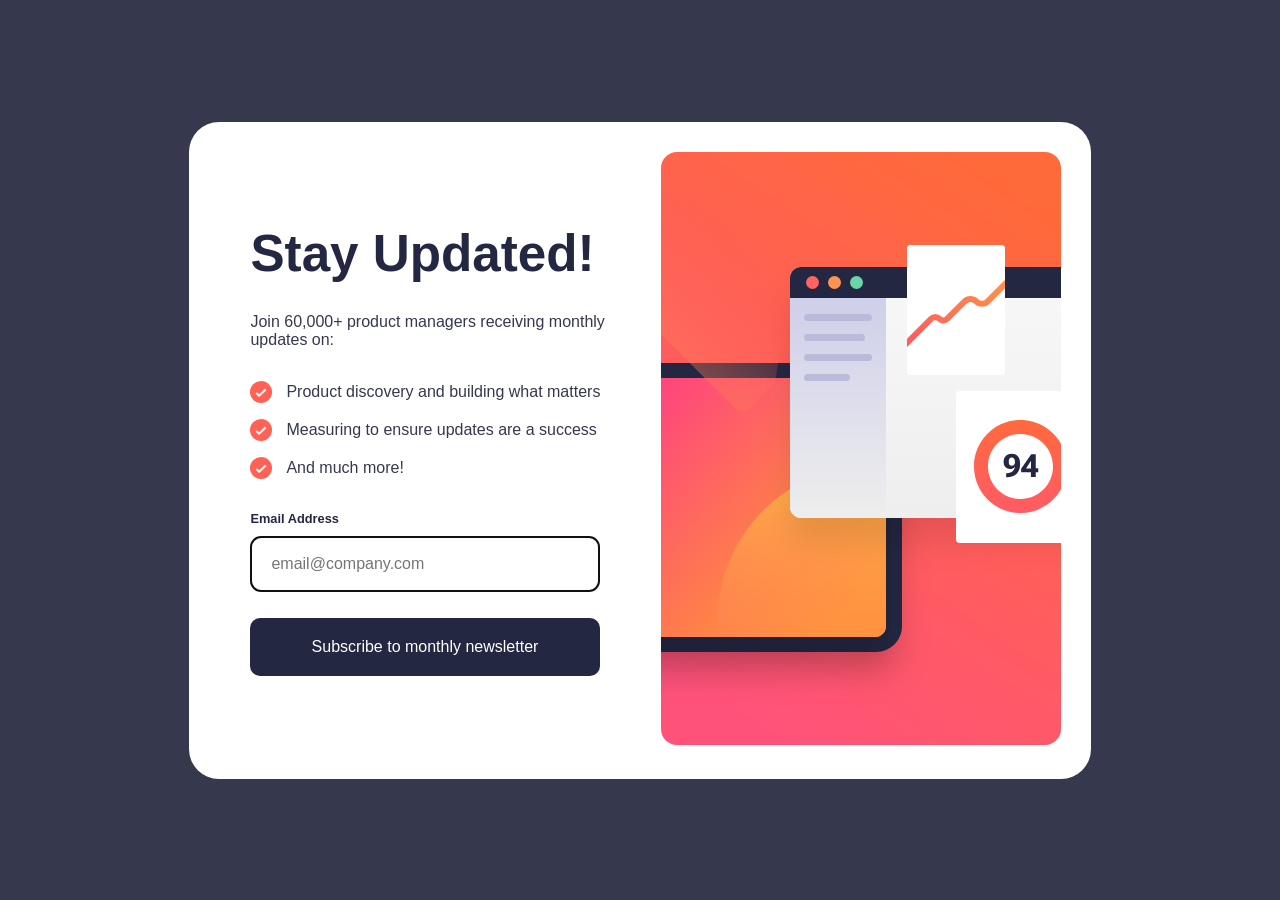
<file: proj-final-newsletter/index.html>
<!DOCTYPE html>
<html lang="en">
<head>
    <meta charset="UTF-8">
    <title>Newsletter Registration</title>
    <link rel="stylesheet" href="./assets/css/stylesheet.css">
</head>
<body>
    <div class="container">
        <div class="infos">
            <h1>Stay Updated!</h1>
            <p>Join 60,000+ product managers receiving monthly updates on:</p>
            <ul>
                <li>Product discovery and building what matters</li>
                <li>Measuring to ensure updates are a success</li>
                <li>And much more!</li>
            </ul>
            <form action="#">
                <label for="user-email">Email Address</label>
                <input type="email" class="email-field" id="user-email" placeholder="email@company.com" required autofocus>
                <input type="submit" value="Subscribe to monthly newsletter" class="subscribe-btn">
            </form>
        </div>
        <div class="aside-image">
            <img src="./assets/images/illustration-sign-up-desktop.svg" alt="Ilustracao decorativa">
        </div>
    </div>
</body>
</html>
</file>
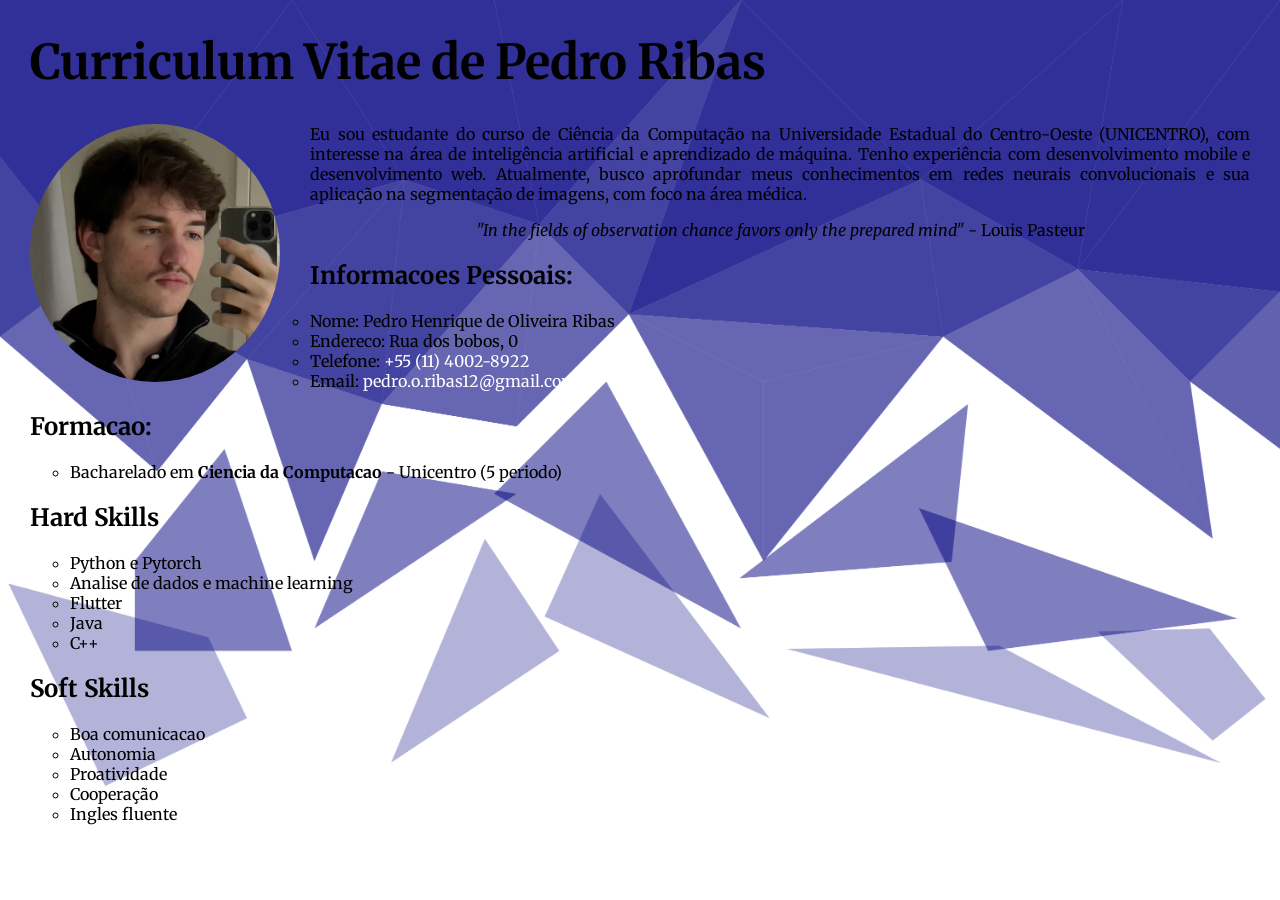
<file: curriculum-com-css-imagens/html/index.html>
<!DOCTYPE html>
<html lang="en">
    <head>
        <meta charset="UTF-8">
        <meta name="viewport" content="width=device-width, initial-scale=1.0">
        <title>Pedro Ribas - Curriculum Vitae</title>
        <link rel="stylesheet" href="/curriculum-com-css-imagens/assets/css/stylesheet.css">
    </head>
    <body>
        <h1>Curriculum Vitae de Pedro Ribas</h1>
        <img src="../assets/imgs/user.png" alt="Foto do Pedro" id="profile-pic">
        <p id="biografia">Eu sou estudante do curso de Ciência da Computação na Universidade Estadual do Centro-Oeste (UNICENTRO), com interesse na área de inteligência artificial e aprendizado de máquina. Tenho experiência com desenvolvimento mobile e desenvolvimento web. Atualmente, busco aprofundar meus conhecimentos em redes neurais convolucionais e sua aplicação na segmentação de imagens, com foco na área médica.</p>
        <p id="frase-coach"><em>"In the fields of observation chance favors only the prepared mind"</em> - Louis Pasteur</p>
        
        <h2>Informacoes Pessoais:</h2>
        <ul>
            <li>Nome: Pedro Henrique de Oliveira Ribas</li>
            <li>Endereco: Rua dos bobos, 0</li>
            <li>Telefone: <a href="tel:+551140028922" class="contato">+55 (11) 4002-8922</a></li>
            <li>Email: <a href="mailto:pedro.o.ribas12@gmail.com" class="contato">pedro.o.ribas12@gmail.com</a></li>
        </ul>
        
        <h2>Formacao:</h2>
        <ul>
            <li>Bacharelado em <strong>Ciencia da Computacao</strong> - Unicentro (5 periodo)</li>
        </ul>
        
        <h2>Hard Skills</h2>
        <ul>
            <li>Python e Pytorch</li>
            <li>Analise de dados e machine learning</li>
            <li>Flutter</li>
            <li>Java</li>
            <li>C++</li>
        </ul>

        <h2>Soft Skills</h2>
        <ul>
            <li>Boa comunicacao</li>
            <li>Autonomia</li>
            <li>Proatividade</li>
            <li>Cooperação</li>
            <li>Ingles fluente</li>
        </ul>
    </body>
</html>
</file>
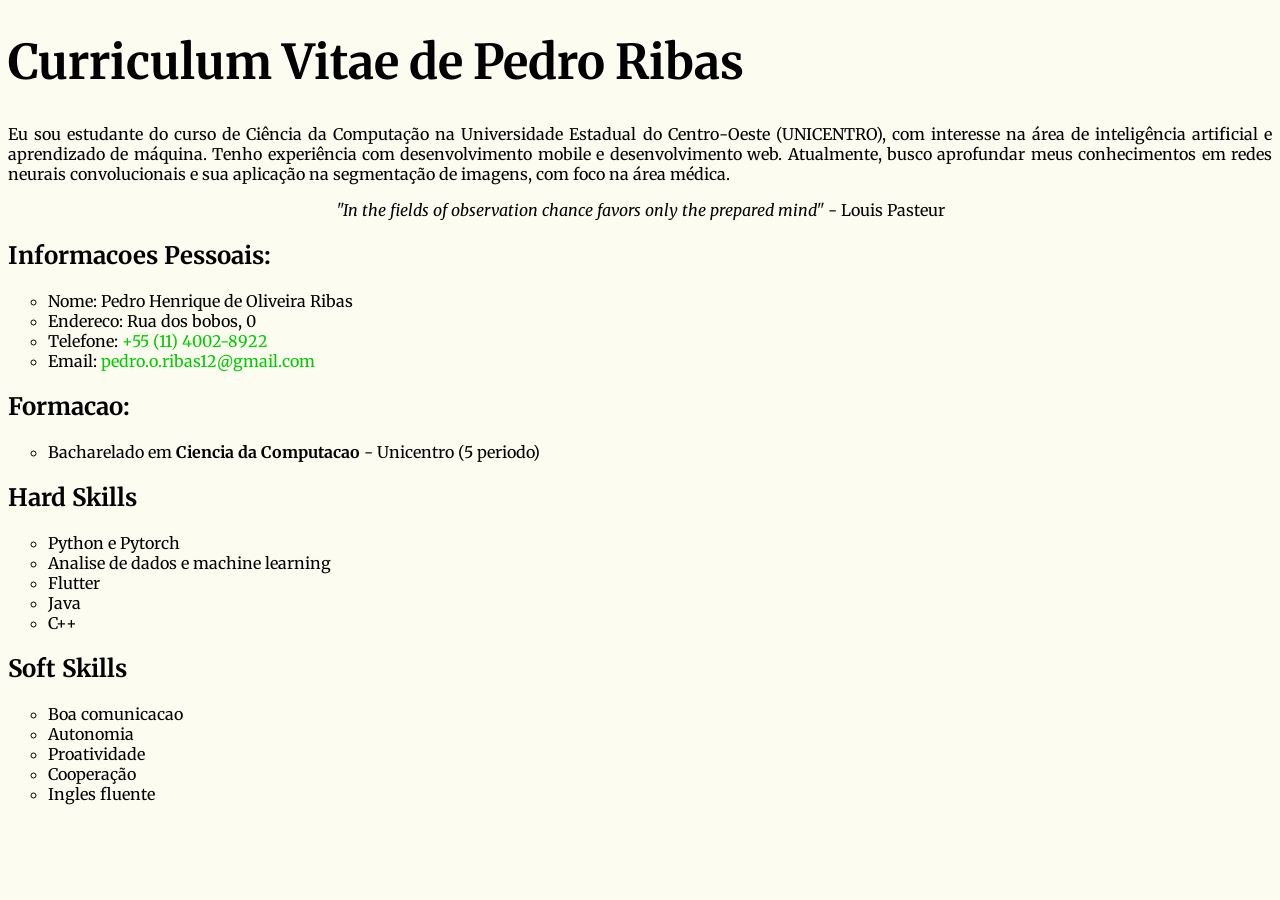
<file: curriculum-com-css/html/index.html>
<!DOCTYPE html>
<html lang="en">
    <head>
        <meta charset="UTF-8">
        <meta name="viewport" content="width=device-width, initial-scale=1.0">
        <title>Pedro Ribas - Curriculum Vitae</title>
        <link rel="stylesheet" href="/curriculum-com-css/css/stylesheet.css">
    </head>
    <body>
        <h1>Curriculum Vitae de Pedro Ribas</h1>

        <p id="biografia">Eu sou estudante do curso de Ciência da Computação na Universidade Estadual do Centro-Oeste (UNICENTRO), com interesse na área de inteligência artificial e aprendizado de máquina. Tenho experiência com desenvolvimento mobile e desenvolvimento web. Atualmente, busco aprofundar meus conhecimentos em redes neurais convolucionais e sua aplicação na segmentação de imagens, com foco na área médica.</p>
        <p id="frase-coach"><em>"In the fields of observation chance favors only the prepared mind"</em> - Louis Pasteur</p>
        
        <h2>Informacoes Pessoais:</h2>
        <ul>
            <li>Nome: Pedro Henrique de Oliveira Ribas</li>
            <li>Endereco: Rua dos bobos, 0</li>
            <li>Telefone: <a href="tel:+551140028922" class="contato">+55 (11) 4002-8922</a></li>
            <li>Email: <a href="mailto:pedro.o.ribas12@gmail.com" class="contato">pedro.o.ribas12@gmail.com</a></li>
        </ul>
        
        <h2>Formacao:</h2>
        <ul>
            <li>Bacharelado em <strong>Ciencia da Computacao</strong> - Unicentro (5 periodo)</li>
        </ul>
        
        <h2>Hard Skills</h2>
        <ul>
            <li>Python e Pytorch</li>
            <li>Analise de dados e machine learning</li>
            <li>Flutter</li>
            <li>Java</li>
            <li>C++</li>
        </ul>

        <h2>Soft Skills</h2>
        <ul>
            <li>Boa comunicacao</li>
            <li>Autonomia</li>
            <li>Proatividade</li>
            <li>Cooperação</li>
            <li>Ingles fluente</li>
        </ul>
    </body>
</html>
</file>
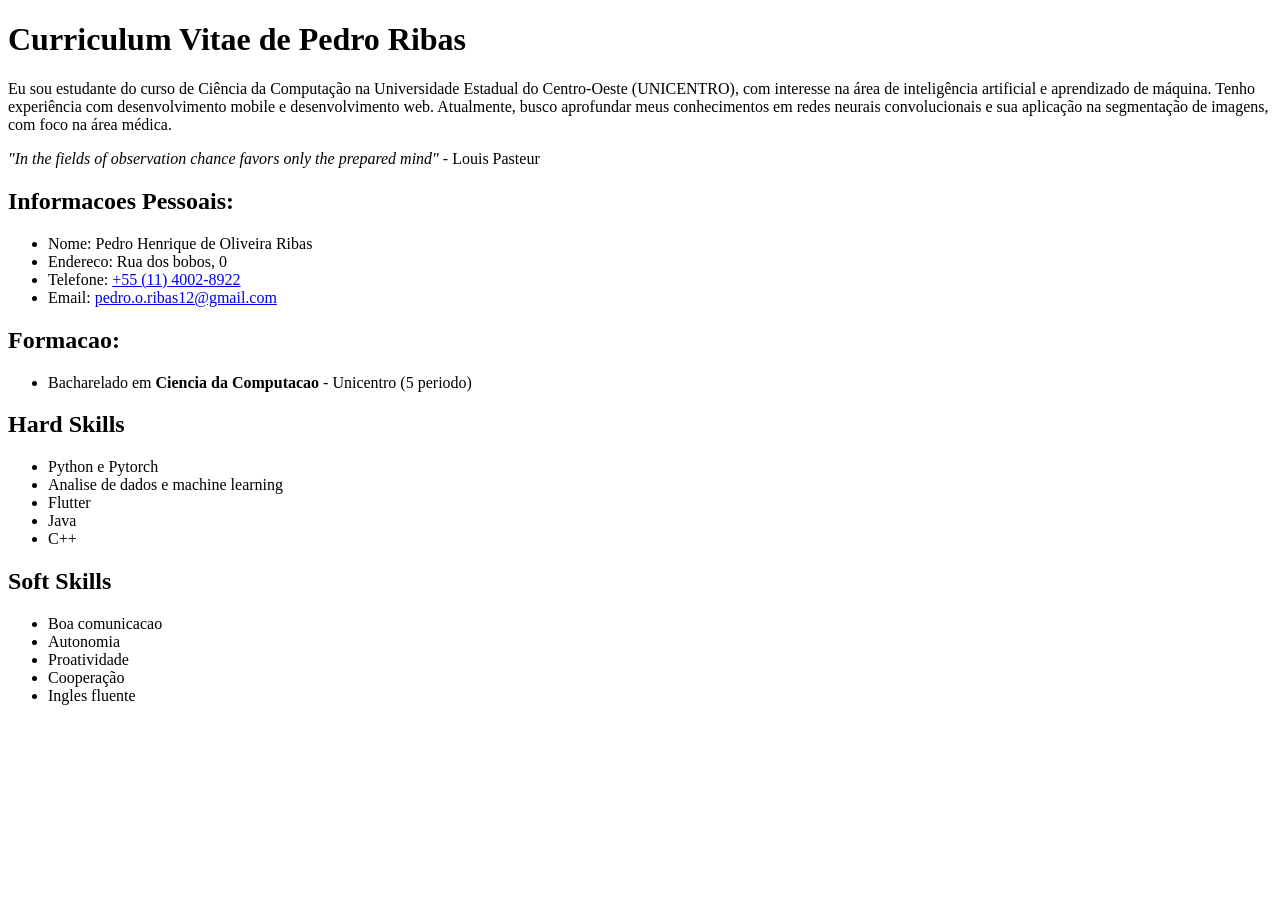
<file: curriculum/html/index.html>
<!DOCTYPE html>
<html lang="en">
    <head>
        <meta charset="UTF-8">
        <meta name="viewport" content="width=device-width, initial-scale=1.0">
        <title>Pedro Ribas - Curriculum Vitae</title>
    </head>
    <body>
        <h1>Curriculum Vitae de Pedro Ribas</h1>

        <p>Eu sou estudante do curso de Ciência da Computação na Universidade Estadual do Centro-Oeste (UNICENTRO), com interesse na área de inteligência artificial e aprendizado de máquina. Tenho experiência com desenvolvimento mobile e desenvolvimento web. Atualmente, busco aprofundar meus conhecimentos em redes neurais convolucionais e sua aplicação na segmentação de imagens, com foco na área médica.</p>
        <p><em>"In the fields of observation chance favors only the prepared mind"</em> - Louis Pasteur</p>
        
        <h2>Informacoes Pessoais:</h2>
        <ul>
            <li>Nome: Pedro Henrique de Oliveira Ribas</li>
            <li>Endereco: Rua dos bobos, 0</li>
            <li>Telefone: <a href="tel:+551140028922">+55 (11) 4002-8922</a></li>
            <li>Email: <a href="mailto:pedro.o.ribas12@gmail.com">pedro.o.ribas12@gmail.com</a></li>
        </ul>
        
        <h2>Formacao:</h2>
        <ul>
            <li>Bacharelado em <strong>Ciencia da Computacao</strong> - Unicentro (5 periodo)</li>
        </ul>
        
        <h2>Hard Skills</h2>
        <ul>
            <li>Python e Pytorch</li>
            <li>Analise de dados e machine learning</li>
            <li>Flutter</li>
            <li>Java</li>
            <li>C++</li>
        </ul>

        <h2>Soft Skills</h2>
        <ul>
            <li>Boa comunicacao</li>
            <li>Autonomia</li>
            <li>Proatividade</li>
            <li>Cooperação</li>
            <li>Ingles fluente</li>
        </ul>
    </body>
</html>
</file>
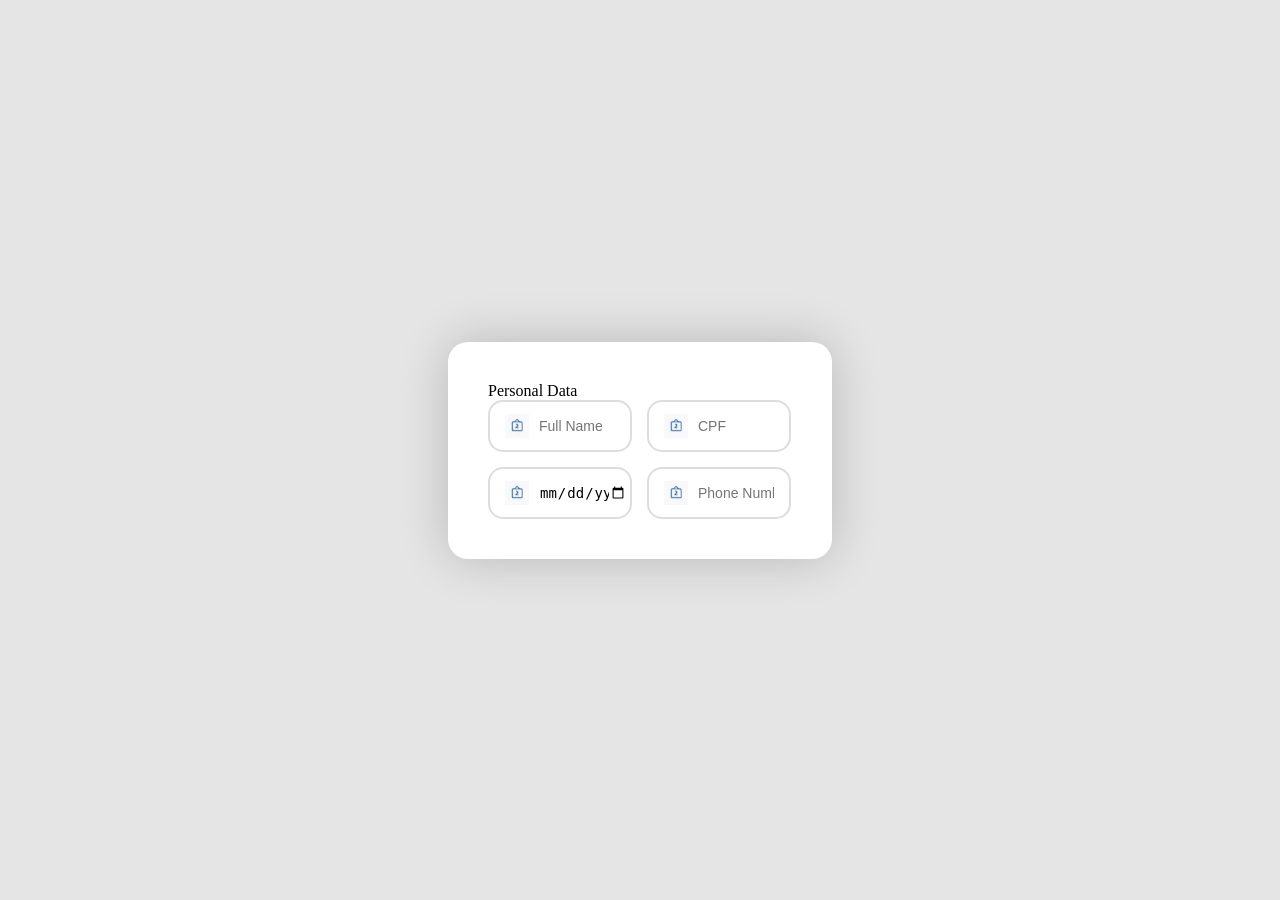
<file: form-profissional/formulario.html>
<!DOCTYPE html>
<html lang="en">
<head>
    <meta charset="UTF-8">
    <title>Cadastro</title>
    <link rel="stylesheet" href="./assets/formulario.css">
</head>
<body>
    <form action="#" autocomplete="off">
        <fieldset>
            <legend>Personal Data</legend>
            <div class="info-field">
                <img src="./assets/imgs/name-icon.png" alt="">
                <input type="text" placeholder="Full Name" required>
            </div>
            <div class="info-field">
                <img src="./assets/imgs/name-icon.png" alt="">
                <input type="text" placeholder="CPF" required>
            </div>
            <div class="info-field">
                <img src="./assets/imgs/name-icon.png" alt="">
                <input type="date" placeholder="Date of Birth" required>
            </div>
            <div class="info-field">
                <img src="./assets/imgs/name-icon.png" alt="">
                <input type="text" placeholder="Phone Number" required>
            </div>
        </fieldset>
    </form>
</body>
</html>
</file>
<file: proj-final-newsletter/assets/css/stylesheet.css>
* {
    margin: 0;
    padding: 0;
    box-sizing: border-box;
}

body {
    font-family: 'Roboto', sans-serif;
    display: grid;
    place-items: center;
    background-color: hsl(235, 18%, 26%);
    width: 100vw;
    height: 100vh;
}

.container {
    display: flex;
    background-color: hsl(0, 0%, 100%);
    padding: 30px;
    border-radius: 30px;
}

.infos {
    display: flex;
    flex-direction: column;
    justify-content: center;
    gap: 30px;
    width: 45%;
    margin: auto;
}

h1 {
    font-size: 3.2rem;
    font-weight: bold;
    color: hsl(234, 29%, 20%);
}

p {
    color: hsl(235, 18%, 26%);
}

ul {
    list-style: none;
    display: flex;
    flex-direction: column;
    gap: 12px;
}

li {
    color: hsl(235, 18%, 26%);
    background-image: url(../images/icon-list.svg);
    background-size: 22px;
    background-repeat: no-repeat;
    background-position: left center;
    padding: 4px 0px 4px 36px;
    font-size: 1em;
}

form {
    display: flex;
    flex-direction: column;
    gap: 10px;
    margin-right: 30px;
}

label {
    color: hsl(234, 29%, 20%);
    font-size: 0.8em;
    font-weight: 600;
}

.email-field {
    padding: 18px 20px;
    border-radius: 10px;
    border: 1px solid hsl(0, 0%, 78%);
    font-size: 1em;
    transition: color 0.2s ease;
}

.subscribe-btn {
    color: hsl(0, 0%, 100%);
    background-color: hsl(234, 29%, 20%);
    padding: 20px 20px;
    border-radius: 10px;
    text-align: center;
    font-weight: 500;
    font-size: 1em;
    margin-top: 16px;
    cursor: pointer;
    border: none;
    transition: background-color 0.2s ease;
}

.email-field:hover {
    border-color: hsl(0, 0%, 40%);
}

.subscribe-btn:hover {
    background: linear-gradient(270deg, hsl(15, 100%, 61%), hsla(0, 100%, 60%, 0.645));
    box-shadow: 0px 0px 10px hsl(15, 100%, 50%);
}
</file>
<file: curriculum-com-css-imagens/assets/css/stylesheet.css>
@import url('https://fonts.googleapis.com/css2?family=Merriweather:ital,opsz,wght@0,18..144,300..900;1,18..144,300..900&display=swap');

body {
    font-family: "Merriweather", serif;
    background-color: rgb(255, 255, 255);
    background-image: url(/curriculum-com-css-imagens/assets/imgs/blue-polygonal-background-fade-4.png);
    background-repeat: no-repeat;
    background-size: 100%;
    margin: 30px;
}

h1 {
    font-size: 3em;
}

.contato {
    color: rgb(255, 255, 255);
    text-decoration: none;
}

#biografia {
    text-align: justify;
}

#frase-coach {
    text-align: center;
}

ul {
    list-style-type: circle;
}


#profile-pic {
    float: left;
    width: 250px;
    margin-right: 30px;
    border-radius: 50%;
}
</file>
<file: curriculum-com-css/css/stylesheet.css>
@import url('https://fonts.googleapis.com/css2?family=Merriweather:ital,opsz,wght@0,18..144,300..900;1,18..144,300..900&display=swap');

body {
    font-family: "Merriweather", serif;
    background-color: rgb(252, 252, 240);
}

h1 {
    font-size: 3em;
}

.contato {
    color: rgb(0, 205, 0);
    text-decoration: none;
}

#biografia {
    text-align: justify;
}

#frase-coach {
    text-align: center;
}

ul {
    list-style-type: circle;
}
</file>
<file: form-profissional/assets/formulario.css>
* {
    margin: 0;
    padding: 0;
    box-sizing: border-box;
}

html {
    background-color: rgba(0, 0, 0, .1);

}

body {
    min-height: 100vh;
    min-width: 100vw;
    display: flex;
    justify-content: center;
    align-items: center;
}

form {
    width: 30%;
    background-color: #ffffff;
    border-radius: 20px;
    box-shadow: 0px 0px 50px rgba(0, 0, 0, .2);
    padding: 40px;
}

fieldset {
    display: flex;
    flex-wrap: wrap;
    border: none;
    gap: 15px;
    /* remova o justify-content: space-around */
}

.info-field {
    display: flex;
    align-items: center;        /* centraliza ícone e texto verticalmente */
    border: 2px solid #dddddd;
    border-radius: 15px;
    padding: 12px 15px;         /* espaçamento interno */
    width: calc(50% - 8px);     /* duas colunas com gap de 15px */
    gap: 10px;                  /* espaço entre ícone e input */
}

.info-field img {
    width: 24px;                /* tamanho fixo pequeno, não 20% */
    height: 24px;
    border-radius: 0;           /* ícones não precisam de border-radius */
    flex-shrink: 0;
}

input {
    border: none;
    outline: none;
    width: 80%;                /* ocupa o restante do espaço disponível */
    font-size: 14px;
}
</file>
